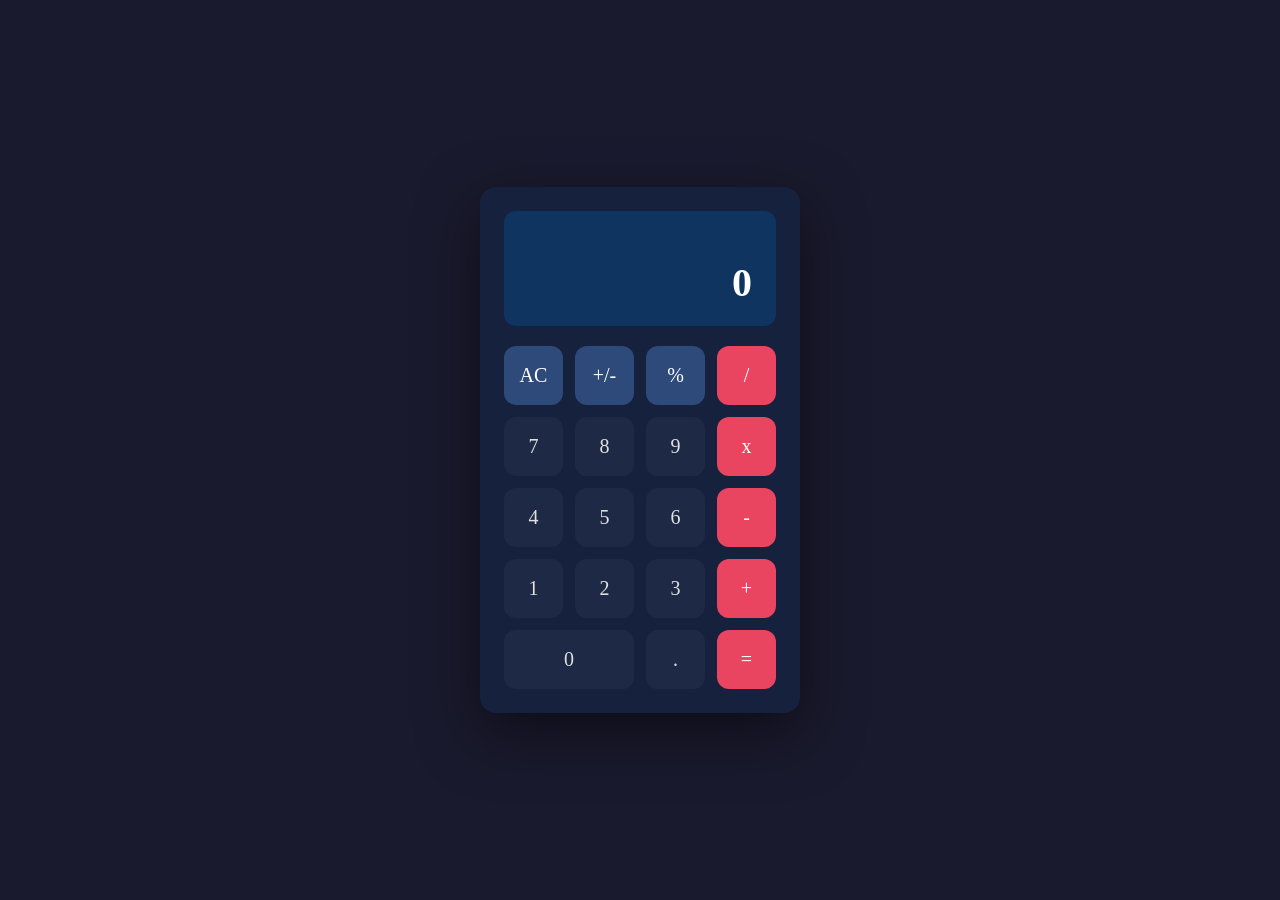
<file: Calculator.html>
<!DOCTYPE html>
<html lang="ko">
<head>
    <meta charset="UTF-8">
    <meta name="viewport" content="width=device-width, initial-scale=1.0">
    <title>Document</title>
    <link rel="stylesheet" href="./Calculator.css">
</head>
<body>
    <div class="calculator">

        <div class="display">
            <div class="display__expression" id="expression"></div>
            <div class="display__result" id="result">0</div>
        </div>

        <div class="buttons">
            
            <button class="btn btn--function" data-action="clear">AC</button>
            <button class="btn btn--function" data-action="sign">+/-</button>
            <button class="btn btn--function" data-action="precent">%</button>
            <button class="btn btn--operator" data-action="operator" data-value="/">/</button>

            <button class="btn btn--number" data-action="number" data-value="7">7</button>
            <button class="btn btn--number" data-action="number" data-value="8">8</button>
            <button class="btn btn--number" data-action="number" data-value="9">9</button>
            <button class="btn btn--operator" data-action="operator" data-value="x">x</button>

            <button class="btn btn--number" data-action="number" data-value="4">4</button>
            <button class="btn btn--number" data-action="number" data-value="5">5</button>
            <button class="btn btn--number" data-action="number" data-value="6">6</button>
            <button class="btn btn--operator" data-action="operator" data-value="-">-</button>

            <button class="btn btn--number" data-action="number" data-value="1">1</button>
            <button class="btn btn--number" data-action="number" data-value="2">2</button>
            <button class="btn btn--number" data-action="number" data-value="3">3</button>
            <button class="btn btn--operator" data-action="operator" data-value="+">+</button>

            <button class="btn btn--number btn--zero" data-action="number" data-value="0">0</button>
            <button class="btn btn--number" data-action="decimal">.</button>
            <button class="btn btn--operator" data-action="calculate" >=</button>

        </div>
    </div>
    
    <script src="./Calculator.js"></script>

</body>
</html>
</file>
<file: Calculator.css>
/* CSS 기본 코드 없애기 */
* {
  margin: 0;
  padding: 0;
  box-sizing: border-box;
}
  
body {
  background-color: #1a1a2e;
  display: flex;
  justify-content: center;
  align-items: center;
  min-height: 100vh;
}
  
/* 계산기 레이아웃 */
.calculator {
  background-color: #16213e;
  border-radius: 16px;
  padding: 24px;
  width: 320px;
  box-shadow: 0 20px 60px rgba(0, 0, 0, 0.5);
}

/* 위쪽 (수식 나오는) 칸 */
.display {
  background-color: #0f3460;
  border-radius: 12px;
  padding: 20px 24px;
  margin-bottom: 20px;
  text-align: right;
  min-height: 100px;
  display: flex;
  flex-direction: column;
  justify-content: flex-end;
}
  
/* 수식 (위쪽 작은 글씨) */
.display__expression {
  color: #a0b4cc;
  font-size: 14px;
  min-height: 20px;
  margin-bottom: 8px;
  word-break: break-all;
}
  
/* 현재 숫자 (아래쪽 큰 글씨) */
.display__result {
  color: #ffffff;
  font-size: 40px;
  font-weight: bold;
  word-break: break-all;
}

/* 버튼 컨테이너 */
.buttons {
  display: grid;
  grid-template-columns: repeat(4, 1fr); 
  gap: 12px;
}
  
/* 버튼 공통 디자인 */
.btn {
  border: none;
  border-radius: 12px;
  font-size: 20px;
  font-family: inherit;
  padding: 18px 0;
  cursor: pointer;
  color: #ffffff;
  transition: background-color 0.15s ease, transform 0.1s ease;
}
  
/* 버튼 눌렸을 때 */
.btn:active {
  transform: scale(0.94);
}
  
/* 숫자 버튼 디자인 */
.btn--number {
  background-color: #1e2a45;
  color: #e0e0e0;
}

/* 숫자 버튼에 커서 올렸을 때 */
.btn--number:hover {
  background-color: #2a3a5c;
}
  
/* 기능 버튼 */
.btn--function {
  background-color: #2d4a7a;
}

/* 기능 버튼에 커서 올렸을 때 */
.btn--function:hover {
  background-color: #3a5c8f;
}
  
/* 수식 버튼 */
.btn--operator {
  background-color: #e94560;
}

/* 수식 버튼에 커서 올렸을 때 */
.btn--operator:hover {
  background-color: #ff6b7a;
}
  
/* 0 버튼 예외 디자인 */
.btn--zero {
  grid-column: span 2; 
  text-align: center;
  padding: 18px 24px;
}
</file>
